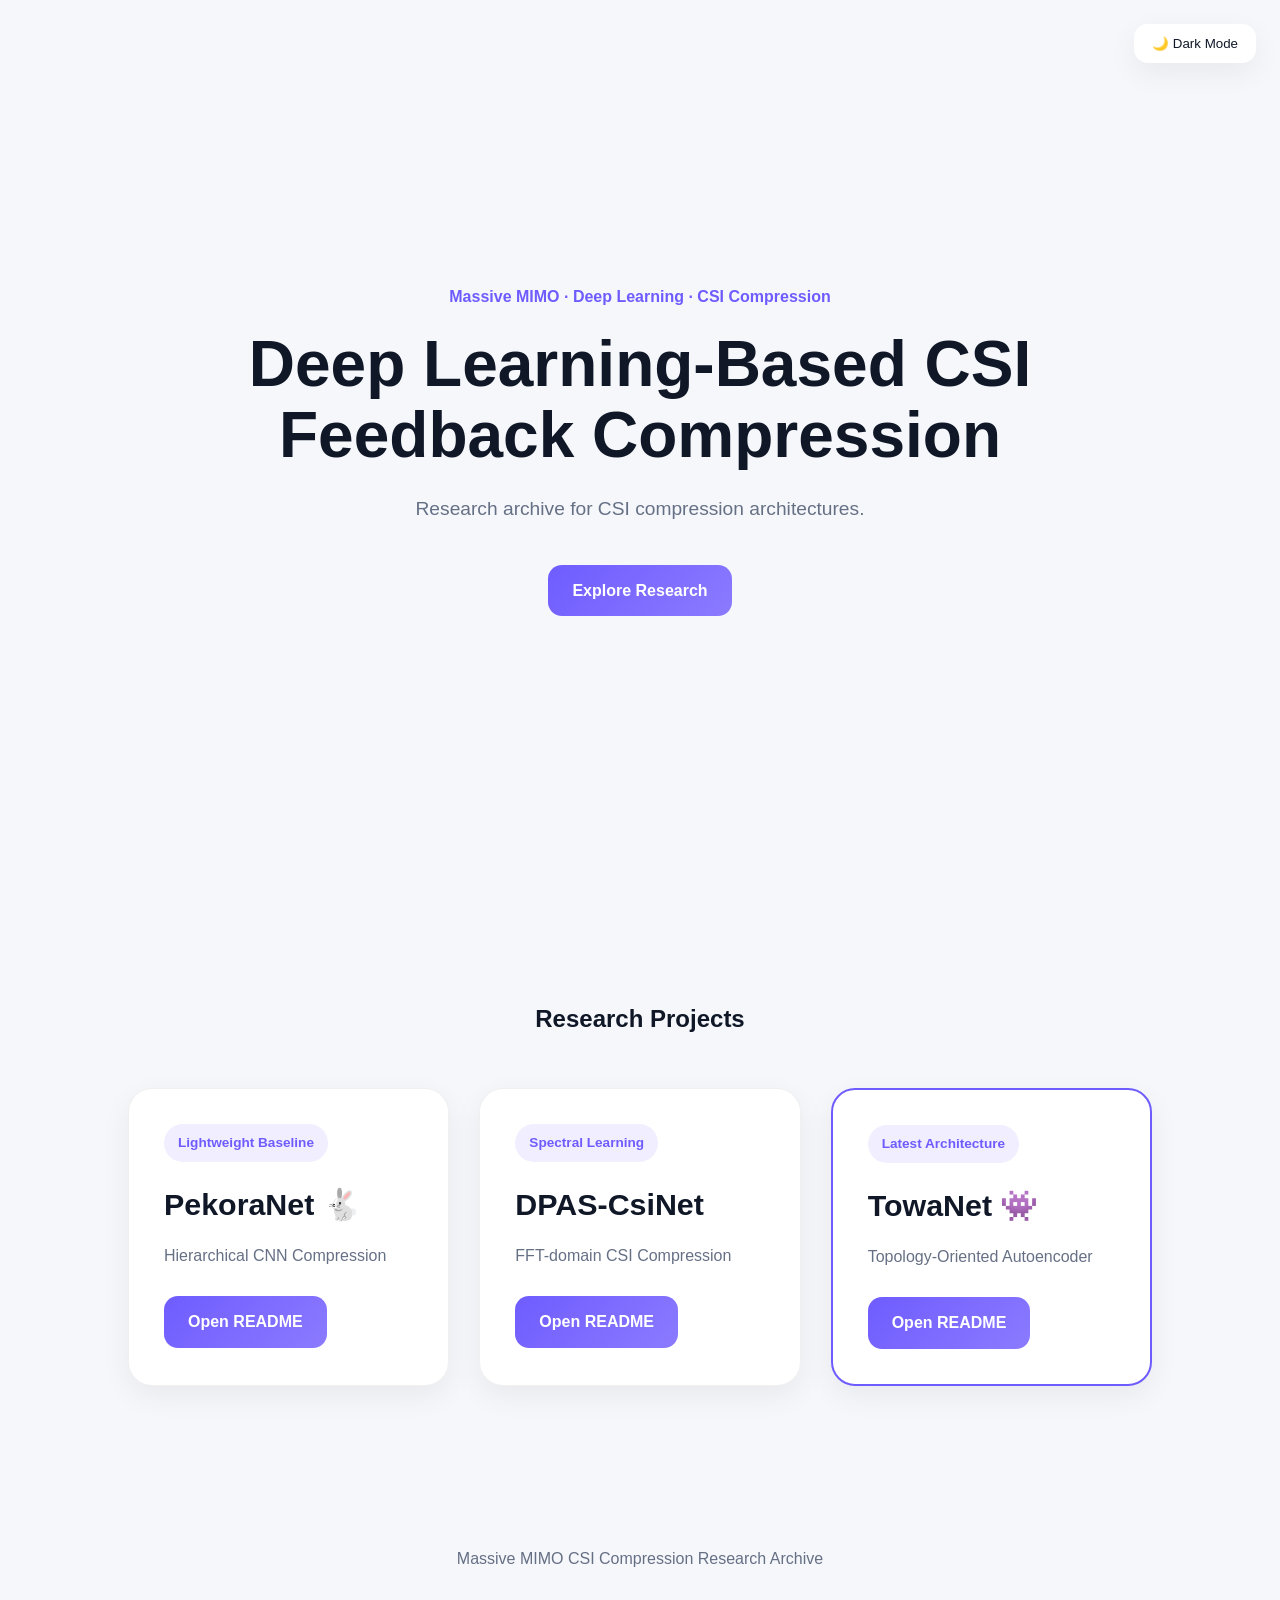
<file: index.html>
<!DOCTYPE html>
<html lang="en">
<head>
<meta charset="UTF-8">
<meta name="viewport" content="width=device-width, initial-scale=1.0">
<title>CSI Compression Research</title>
<link rel="stylesheet" href="style.css">
</head>
<body>

<button id="themeToggle" class="theme-toggle">🌙 Dark Mode</button>

<section class="hero">
<div class="hero-content">

<p class="hero-tag">
Massive MIMO · Deep Learning · CSI Compression
</p>

<h1>
Deep Learning-Based CSI Feedback Compression
</h1>

<p class="hero-description">
Research archive for CSI compression architectures.
</p>

<div class="hero-buttons">
<a href="#projects">Explore Research</a>
</div>

</div>
</section>

<section class="projects" id="projects">

<h2>Research Projects</h2>

<div class="project-grid">

<div class="project-card">
<div class="project-label">Lightweight Baseline</div>
<h3>PekoraNet 🐇</h3>
<p class="project-subtitle">Hierarchical CNN Compression</p>

<a class="readme-btn"
href="viewer.html?file=PekoraNet_README.md">
Open README
</a>
</div>

<div class="project-card">
<div class="project-label">Spectral Learning</div>
<h3>DPAS-CsiNet</h3>
<p class="project-subtitle">FFT-domain CSI Compression</p>

<a class="readme-btn"
href="viewer.html?file=DPAS_README.md">
Open README
</a>
</div>

<div class="project-card featured">
<div class="project-label">Latest Architecture</div>
<h3>TowaNet 👾</h3>
<p class="project-subtitle">Topology-Oriented Autoencoder</p>

<a class="readme-btn"
href="viewer.html?file=TowaNet_README.md">
Open README
</a>
</div>

</div>

</section>

<footer>
<p>Massive MIMO CSI Compression Research Archive</p>
</footer>

<script>

const toggleBtn =
document.getElementById("themeToggle");

toggleBtn.addEventListener("click", () => {

document.body.classList.toggle("dark-mode");

if(document.body.classList.contains("dark-mode")) {

toggleBtn.innerHTML = "☀️ Light Mode";

} else {

toggleBtn.innerHTML = "🌙 Dark Mode";

}

});

</script>

</body>
</html>
</file>
<file: style.css>
:root {
--bg:#f5f7fb;
--bg-secondary:#ffffff;
--text:#101828;
--text-soft:#667085;
--accent:#6f5cff;
--accent-2:#8b7bff;
--border:rgba(0,0,0,0.06);
--shadow:0 10px 30px rgba(0,0,0,0.06);
}

.dark-mode {
--bg:#070b16;
--bg-secondary:rgba(255,255,255,0.04);
--text:#e8ecff;
--text-soft:#aab3d9;
--accent:#7c5cff;
--accent-2:#b78cff;
}

* {
margin:0;
padding:0;
box-sizing:border-box;
}

body {
background:var(--bg);
color:var(--text);
font-family:'Segoe UI',sans-serif;
line-height:1.6;
}

.hero {
min-height:100vh;
display:flex;
align-items:center;
justify-content:center;
text-align:center;
padding:40px;
}

.hero-content {
max-width:900px;
}

.hero-tag {
color:var(--accent);
margin-bottom:20px;
font-weight:700;
}

.hero h1 {
font-size:4rem;
line-height:1.1;
margin-bottom:24px;
}

.hero-description {
color:var(--text-soft);
margin-bottom:40px;
font-size:1.2rem;
}

.hero-buttons a,
.readme-btn {
display:inline-block;
text-decoration:none;
color:white;
background:linear-gradient(
135deg,
var(--accent),
var(--accent-2)
);
padding:13px 24px;
border-radius:14px;
font-weight:600;
}

.theme-toggle {
position:fixed;
top:24px;
right:24px;
border:none;
background:var(--bg-secondary);
color:var(--text);
padding:12px 18px;
border-radius:14px;
cursor:pointer;
box-shadow:var(--shadow);
}

section {
padding:100px 10%;
}

section h2 {
text-align:center;
margin-bottom:50px;
}

.project-grid {
display:grid;
grid-template-columns:
repeat(auto-fit,minmax(320px,1fr));
gap:30px;
}

.project-card {
background:var(--bg-secondary);
border:1px solid var(--border);
border-radius:24px;
padding:35px;
box-shadow:var(--shadow);
}

.featured {
border:2px solid var(--accent);
}

.project-label {
display:inline-block;
margin-bottom:18px;
padding:8px 14px;
border-radius:999px;
background:rgba(111,92,255,0.1);
color:var(--accent);
font-size:.85rem;
font-weight:700;
}

.project-card h3 {
font-size:1.9rem;
margin-bottom:14px;
}

.project-subtitle {
color:var(--text-soft);
margin-bottom:28px;
}

footer {
padding:60px 20px;
text-align:center;
color:var(--text-soft);
}
</file>
